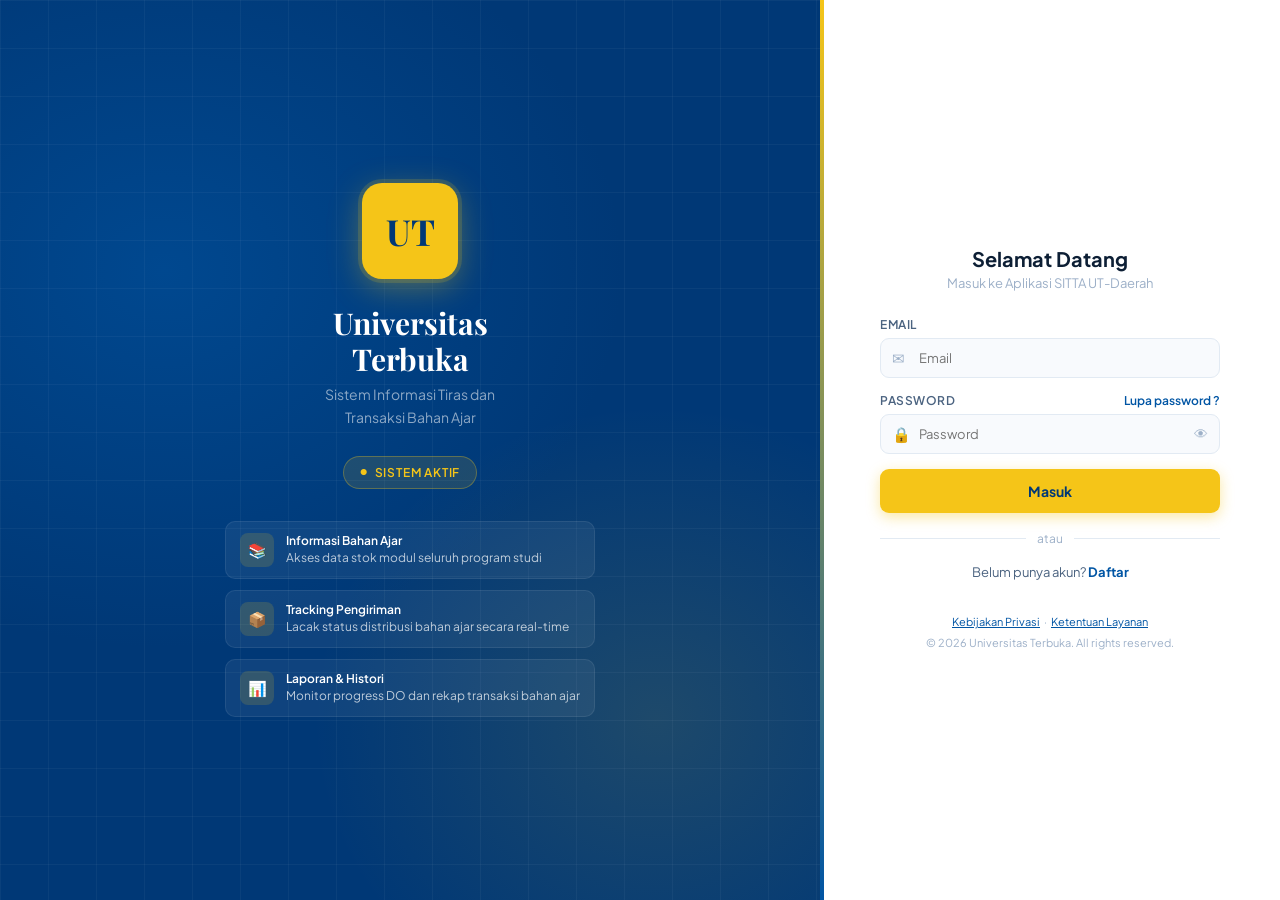
<file: index.html>
<!DOCTYPE html>
<html lang="id">
<head>
  <meta charset="UTF-8" />
  <meta name="viewport" content="width=device-width, initial-scale=1.0" />
  <title>Login — SITTA | Universitas Terbuka</title>
  <link rel="preconnect" href="https://fonts.googleapis.com" />
  <link rel="preconnect" href="https://fonts.gstatic.com" crossorigin />
  <link href="https://fonts.googleapis.com/css2?family=Plus+Jakarta+Sans:wght@400;500;600;700&family=Playfair+Display:wght@700&display=swap" rel="stylesheet" />

  <!-- ① CSS Eksternal -->
  <link rel="stylesheet" href="css/style.css" />

  <!-- ② CSS Internal (khusus halaman login) -->
  <style>
    html, body { min-height: 100vh; background: var(--blue-dark); }

    .layout {
      min-height: 100vh;
      display: grid;
      grid-template-columns: 1fr 460px;
    }

    /* LEFT PANEL */
    .left-panel {
      background: var(--blue-dark);
      display: flex; flex-direction: column;
      justify-content: center; align-items: center;
      padding: 60px 48px; position: relative; overflow: hidden;
    }
    .left-panel::before {
      content: ''; position: absolute; inset: 0;
      background:
        radial-gradient(ellipse 80% 60% at 20% 30%, rgba(0,85,164,0.55) 0%, transparent 70%),
        radial-gradient(ellipse 60% 50% at 80% 80%, rgba(245,197,24,0.12) 0%, transparent 70%);
    }
    .left-panel::after {
      content: ''; position: absolute; inset: 0;
      background-image:
        linear-gradient(rgba(255,255,255,0.04) 1px, transparent 1px),
        linear-gradient(90deg, rgba(255,255,255,0.04) 1px, transparent 1px);
      background-size: 48px 48px;
    }
    .left-content { position: relative; z-index: 2; text-align: center; max-width: 400px; }
    .ut-logo-wrap { width: 96px; height: 96px; margin: 0 auto 26px; animation: floatLogo 3.5s ease-in-out infinite; }
    .ut-logo-box {
      width: 100%; height: 100%; background: var(--yellow); border-radius: 20px;
      display: flex; align-items: center; justify-content: center;
      box-shadow: 0 8px 32px rgba(245,197,24,0.35), 0 0 0 4px rgba(245,197,24,0.15);
    }
    .ut-logo-box span { font-family: 'Playfair Display', serif; font-size: 36px; font-weight: 700; color: var(--blue-dark); }
    @keyframes floatLogo { 0%,100%{transform:translateY(0);} 50%{transform:translateY(-7px);} }
    .left-title { font-family: 'Playfair Display', serif; font-size: 30px; font-weight: 700; color: var(--white); line-height: 1.2; margin-bottom: 6px; animation: slideUp 0.7s ease both; }
    .left-sub   { font-size: 14px; color: rgba(255,255,255,0.55); line-height: 1.6; animation: slideUp 0.7s 0.1s ease both; }
    .left-badge {
      display: inline-flex; align-items: center; gap: 7px; margin-top: 28px;
      padding: 8px 16px; background: rgba(245,197,24,0.12);
      border: 1px solid rgba(245,197,24,0.3); border-radius: 20px;
      font-size: 12px; font-weight: 600; color: var(--yellow);
      letter-spacing: 0.8px; text-transform: uppercase; animation: slideUp 0.7s 0.2s ease both;
    }
    .left-badge::before { content: '●'; font-size: 8px; animation: pulse 1.5s infinite; }
    @keyframes pulse { 0%,100%{opacity:1} 50%{opacity:0.3} }
    .left-features { margin-top: 32px; text-align: left; display: flex; flex-direction: column; gap: 11px; animation: slideUp 0.7s 0.3s ease both; }
    .feat-item { display: flex; align-items: center; gap: 12px; padding: 11px 14px; background: rgba(255,255,255,0.06); border: 1px solid rgba(255,255,255,0.08); border-radius: 10px; }
    .feat-icon { width: 34px; height: 34px; flex-shrink: 0; background: rgba(245,197,24,0.15); border-radius: 8px; display: flex; align-items: center; justify-content: center; font-size: 15px; }
    .feat-text { font-size: 12px; color: rgba(255,255,255,0.72); line-height: 1.4; }
    .feat-text strong { color: var(--white); font-weight: 600; display: block; font-size: 12px; }
    @keyframes slideUp { from{opacity:0;transform:translateY(14px);}to{opacity:1;transform:translateY(0);} }

    /* RIGHT PANEL */
    .right-panel {
      background: var(--white);
      display: flex; flex-direction: column; justify-content: center; align-items: center;
      padding: 48px 42px; position: relative;
    }
    .right-panel::before {
      content: ''; position: absolute; top: 0; left: 0;
      width: 4px; height: 100%;
      background: linear-gradient(180deg, var(--yellow) 0%, var(--blue-main) 100%);
    }
    .login-card { width: 100%; max-width: 340px; animation: slideUp 0.5s ease both; }
    .login-header { text-align: center; margin-bottom: 26px; }
    .login-header h2 { font-size: 20px; font-weight: 700; color: var(--gray-900); margin-bottom: 4px; }
    .login-header p  { font-size: 13px; color: var(--gray-400); }

    /* ③ Inline style contoh — dipakai di beberapa elemen di bawah */
    .login-field { margin-bottom: 15px; }
    .login-field label { display: block; font-size: 12px; font-weight: 600; color: var(--gray-600); margin-bottom: 6px; text-transform: uppercase; letter-spacing: 0.5px; }
    .input-wrap { position: relative; }
    .input-wrap .icon { position: absolute; left: 12px; top: 50%; transform: translateY(-50%); color: var(--gray-400); font-size: 15px; pointer-events: none; }
    .input-wrap input {
      width: 100%; padding: 11px 13px 11px 38px;
      border: 1.5px solid var(--gray-200); border-radius: 9px;
      font-size: 13px; font-family: 'Plus Jakarta Sans', sans-serif;
      color: var(--gray-900); background: var(--gray-50); outline: none;
      transition: border-color 0.2s, box-shadow 0.2s, background 0.2s;
    }
    .input-wrap input:focus { border-color: var(--blue-main); background: var(--white); box-shadow: 0 0 0 3px rgba(0,85,164,0.09); }
    .toggle-pw { position: absolute; right: 12px; top: 50%; transform: translateY(-50%); cursor: pointer; color: var(--gray-400); font-size: 14px; background: none; border: none; padding: 0; transition: color 0.15s; }
    .toggle-pw:hover { color: var(--blue-main); }
    .field-row { display: flex; justify-content: space-between; align-items: center; margin-bottom: 6px; }
    .field-row label { margin-bottom: 0; }
    .forgot-link { font-size: 12px; color: var(--blue-main); font-weight: 600; cursor: pointer; text-decoration: none; transition: color 0.15s; }
    .forgot-link:hover { color: var(--blue-dark); text-decoration: underline; }

    .login-btn {
      width: 100%; padding: 13px; background: var(--yellow); color: var(--blue-dark);
      border: none; border-radius: 9px; font-size: 14px; font-weight: 700;
      font-family: 'Plus Jakarta Sans', sans-serif; cursor: pointer;
      transition: background 0.2s, transform 0.1s;
      box-shadow: 0 4px 14px rgba(245,197,24,0.40);
      display: flex; align-items: center; justify-content: center; gap: 7px;
    }
    .login-btn:hover { background: var(--yellow-deep); }
    .login-btn:active { transform: scale(0.98); }
    .login-btn .spinner { display: none; width: 15px; height: 15px; border-radius: 50%; border: 2px solid rgba(0,56,118,0.25); border-top-color: var(--blue-dark); animation: spin 0.7s linear infinite; }
    .login-btn.loading .btn-text { display: none; }
    .login-btn.loading .spinner  { display: block; }
    @keyframes spin { to { transform: rotate(360deg); } }

    .divider { display: flex; align-items: center; gap: 11px; margin: 18px 0; color: var(--gray-400); font-size: 12px; }
    .divider::before, .divider::after { content:''; flex:1; height:1px; background:var(--gray-200); }
    .register-link { text-align: center; font-size: 13px; color: var(--gray-600); }
    .register-link a { color: var(--blue-main); font-weight: 700; text-decoration: none; cursor: pointer; }
    .register-link a:hover { text-decoration: underline; }

    .modal-desc { font-size: 13px; line-height: 1.6; margin-bottom: 16px; padding: 11px 13px; background: #FFF8E1; border: 1px solid #FFE082; border-radius: 8px; color: var(--gray-600); }
    .modal-desc strong { color: var(--gray-900); }
    .modal-field { margin-bottom: 13px; }
    .modal-field label { display: block; font-size: 12px; font-weight: 600; color: var(--gray-600); margin-bottom: 5px; text-transform: uppercase; letter-spacing: 0.5px; }
    .reset-success { display: none; text-align: center; padding: 10px 0; }
    .reset-success .check { font-size: 34px; margin-bottom: 9px; }
    .reset-success p { font-size: 14px; font-weight: 700; color: var(--gray-900); }
    .reset-success small { font-size: 12px; color: var(--gray-400); }
    .myut-link { display: block; margin-top: 13px; padding: 11px 15px; background: var(--blue-pale); border: 1.5px solid var(--blue-light); border-radius: 9px; text-align: center; font-size: 14px; font-weight: 700; color: var(--blue-main); text-decoration: none; transition: background 0.15s; }
    .myut-link:hover { background: var(--blue-light); }

    @media (max-width: 820px) {
      .layout { grid-template-columns: 1fr; }
      .left-panel { display: none; }
      .right-panel { padding: 40px 22px; min-height: 100vh; }
      .right-panel::before { display: none; }
    }
  </style>
</head>
<body>

<div class="layout">

  <!-- ════ LEFT PANEL ════ -->
  <aside class="left-panel" aria-hidden="true">
    <div class="left-content">
      <div class="ut-logo-wrap">
        <div class="ut-logo-box"><span>UT</span></div>
      </div>
      <h1 class="left-title">Universitas<br>Terbuka</h1>
      <p class="left-sub">Sistem Informasi Tiras dan<br>Transaksi Bahan Ajar</p>
      <div class="left-badge">Sistem Aktif</div>
      <div class="left-features">
        <div class="feat-item">
          <div class="feat-icon">📚</div>
          <div class="feat-text"><strong>Informasi Bahan Ajar</strong>Akses data stok modul seluruh program studi</div>
        </div>
        <div class="feat-item">
          <div class="feat-icon">📦</div>
          <div class="feat-text"><strong>Tracking Pengiriman</strong>Lacak status distribusi bahan ajar secara real-time</div>
        </div>
        <div class="feat-item">
          <div class="feat-icon">📊</div>
          <div class="feat-text"><strong>Laporan & Histori</strong>Monitor progress DO dan rekap transaksi bahan ajar</div>
        </div>
      </div>
    </div>
  </aside>

  <!-- ════ RIGHT PANEL ════ -->
  <main class="right-panel">
    <div class="login-card">

      <header class="login-header">
        <!-- Mobile logo (inline style untuk display kondisional) -->
        <div id="mobile-logo" style="display:none; width:52px; height:52px; background:var(--yellow); border-radius:11px; align-items:center; justify-content:center; margin:0 auto 14px;">
          <span style="font-family:'Playfair Display',serif; font-size:18px; font-weight:700; color:var(--blue-dark);">UT</span>
        </div>
        <h2>Selamat Datang</h2>
        <p>Masuk ke Aplikasi SITTA UT-Daerah</p>
      </header>

      <div class="login-field">
        <label for="inp-email">Email</label>
        <div class="input-wrap">
          <input type="email" id="inp-email" placeholder="Email" autocomplete="username" />
          <span class="icon">✉</span>
        </div>
      </div>

      <div class="login-field">
        <div class="field-row">
          <label for="inp-password">Password</label>
          <a class="forgot-link" onclick="openModal('modal-lupa')" role="button" tabindex="0">Lupa password ?</a>
        </div>
        <div class="input-wrap">
          <input type="password" id="inp-password" placeholder="Password" autocomplete="current-password" />
          <span class="icon">🔒</span>
          <button class="toggle-pw" onclick="togglePw()" id="toggle-btn" aria-label="Tampilkan password" type="button">👁</button>
        </div>
      </div>

      <button class="login-btn" id="login-btn" onclick="doLogin()" type="button">
        <span class="btn-text">Masuk</span>
        <div class="spinner"></div>
      </button>

      <div class="divider">atau</div>

      <div class="register-link">
        Belum punya akun?
        <a onclick="openModal('modal-daftar')" role="button" tabindex="0">Daftar</a>
      </div>

      <footer style="margin-top:32px; text-align:center; font-size:11px; color:var(--gray-400); line-height:1.9;">
        <a href="#" style="color:var(--blue-main);">Kebijakan Privasi</a> &nbsp;·&nbsp;
        <a href="#" style="color:var(--blue-main);">Ketentuan Layanan</a><br>
        <span style="color:var(--gray-400);">© 2026 Universitas Terbuka. All rights reserved.</span>
      </footer>
    </div>
  </main>
</div>

<!-- ════ MODAL: LUPA PASSWORD ════ -->
<div class="modal-overlay" id="modal-lupa" role="dialog" aria-modal="true">
  <div class="modal">
    <button class="modal-close" onclick="closeModal('modal-lupa')">✕</button>
    <div class="modal-icon">🔑</div>
    <h3>Reset Password</h3>
    <div class="modal-desc">
      <strong>Password yang dimasukkan salah atau tidak diingat?</strong><br>
      Masukkan email kampus Anda. Kami akan mengirimkan tautan untuk mereset ulang password.
    </div>
    <div id="reset-form">
      <div class="modal-field">
        <label for="inp-reset-email">Masukkan email Anda untuk mereset ulang password</label>
        <div class="input-wrap" style="margin-top:5px;">
          <input type="email" id="inp-reset-email" placeholder="email@campus.ut.ac.id" style="padding:10px 13px 10px 38px;" />
          <span class="icon">✉</span>
        </div>
      </div>
      <div class="modal-actions">
        <button class="btn-secondary" onclick="closeModal('modal-lupa')" type="button" style="flex:1;">Tutup</button>
        <button class="btn-primary" onclick="sendReset()" type="button" style="flex:2;">Kirim Link Reset</button>
      </div>
    </div>
    <div class="reset-success" id="reset-success">
      <div class="check">✅</div>
      <p>Link reset telah dikirim!</p>
      <small>Periksa kotak masuk email Anda.<br>Link kadaluarsa dalam 30 menit.</small><br><br>
      <button class="btn-primary full" onclick="closeModal('modal-lupa')" type="button">Kembali ke Login</button>
    </div>
  </div>
</div>

<!-- ════ MODAL: DAFTAR ════ -->
<div class="modal-overlay" id="modal-daftar" role="dialog" aria-modal="true">
  <div class="modal">
    <button class="modal-close" onclick="closeModal('modal-daftar')">✕</button>
    <div class="modal-icon">🎓</div>
    <h3>Buat Akun Baru</h3>
    <p style="font-size:13px; color:var(--gray-600); line-height:1.6; margin-bottom:6px;">
      Pendaftaran akun SITTA dilakukan melalui portal resmi MyUT. Silakan kunjungi laman MyUT untuk membuat akun baru.
    </p>
    <a href="https://myut.ut.ac.id" target="_blank" class="myut-link">
      🔗 &nbsp;Kunjungi MyUT — myut.ut.ac.id
    </a>
    <div class="modal-actions" style="margin-top:14px;">
      <button class="btn-secondary" onclick="closeModal('modal-daftar')" style="flex:1;" type="button">Tutup</button>
    </div>
  </div>
</div>

<!-- JS Data -->
<script src="js/data.js"></script>

<!-- JavaScript (sebelum </body>) -->
<script>
  /* Mobile logo */
  function cekMobile() {
    document.getElementById('mobile-logo').style.display = window.innerWidth <= 820 ? 'flex' : 'none';
  }
  cekMobile();
  window.addEventListener('resize', cekMobile);

  /* Toggle password */
  function togglePw() {
    const inp = document.getElementById('inp-password');
    const btn = document.getElementById('toggle-btn');
    inp.type = inp.type === 'password' ? 'text' : 'password';
    btn.textContent = inp.type === 'password' ? '👁' : '🙈';
  }

  /* Validasi & Login */
  function doLogin() {
    const email = document.getElementById('inp-email').value.trim();
    const pass  = document.getElementById('inp-password').value;
    const btn   = document.getElementById('login-btn');

    if (!email || !pass) {
      alert('Email dan password tidak boleh kosong!');
      return;
    }
    if (!email.includes('@')) {
      alert('Format email tidak valid!');
      return;
    }

    /* Cek kredensial dari data.js */
    const akun = dataPengguna.find(a => a.email === email && a.password === pass);
    if (!akun) {
      alert('Email/password yang anda masukkan salah. Silakan coba lagi.');
      return;
    }

    /* Simpan sesi */
    sessionStorage.setItem('sitta_user', JSON.stringify(akun));

    btn.classList.add('loading');
    setTimeout(() => {
      btn.classList.remove('loading');
      window.location.href = 'dashboard.html';
    }, 1200);
  }

  /* Modal */
  function openModal(id)  { document.getElementById(id).classList.add('open'); }
  function closeModal(id) { document.getElementById(id).classList.remove('open'); }

  function sendReset() {
    const email = document.getElementById('inp-reset-email').value.trim();
    if (!email || !email.includes('@')) {
      document.getElementById('inp-reset-email').style.borderColor = '#C0392B';
      setTimeout(() => document.getElementById('inp-reset-email').style.borderColor = '', 2000);
      return;
    }
    document.getElementById('reset-form').style.display = 'none';
    document.getElementById('reset-success').style.display = 'block';
  }

  document.querySelectorAll('.modal-overlay').forEach(el => {
    el.addEventListener('click', function(e) { if (e.target === this) this.classList.remove('open'); });
  });

  document.addEventListener('keydown', e => {
    if (e.key === 'Escape') document.querySelectorAll('.modal-overlay.open').forEach(m => m.classList.remove('open'));
    if (e.key === 'Enter' && !document.querySelector('.modal-overlay.open')) doLogin();
  });
</script>
</body>
</html>
</file>
<file: css/style.css>
/* ============================================================
   style.css — CSS Eksternal SITTA | Universitas Terbuka
   Folder: css/style.css
   ============================================================ */

*, *::before, *::after { box-sizing: border-box; margin: 0; padding: 0; }
[v-cloak] {
  display: none !important;
}

:root {
  --blue-dark:    #003876;
  --blue-main:    #0055A4;
  --blue-light:   #D6E8F7;
  --blue-pale:    #EEF5FC;
  --yellow:       #F5C518;
  --yellow-deep:  #D4A807;
  --yellow-light: #FFFBE6;
  --white:        #FFFFFF;
  --gray-50:      #F8FAFD;
  --gray-100:     #F0F4F9;
  --gray-200:     #E2EAF3;
  --gray-400:     #9DB0C8;
  --gray-600:     #4B6380;
  --gray-900:     #0D1F35;
  --red:          #C0392B;
  --red-light:    #FEF2F2;
  --green:        #177A47;
  --green-light:  #E6F5EE;
  --green-main:   #1DBF73;
  --orange:       #D97706;
  --orange-light: #FFFBEB;
  --border:       rgba(0,55,118,0.10);
}

html {
  font-size: 15px;
  overflow-y: scroll; /* Mengunci lebar layar */
  background-color: var(--gray-50); /* Diubah ke abu-abu agar tidak flash biru */
}

body {
  font-family: 'Plus Jakarta Sans', sans-serif;
  color: var(--gray-900);
  min-height: 100vh;
  background: var(--gray-50);
}

/* ── TOPBAR / NAVBAR ── */
.topbar {
  background: var(--blue-dark);
  display: flex; align-items: center; justify-content: space-between;
  padding: 0 32px; height: 72px;
  position: sticky; top: 0; z-index: 200;
  box-shadow: 0 2px 12px rgba(0,28,64,0.28);
}
.topbar-brand { display: flex; align-items: center; gap: 13px; }
.logo-box {
  width: 44px; height: 44px; background: var(--yellow); border-radius: 10px;
  display: flex; align-items: center; justify-content: center;
  font-family: 'Playfair Display', serif; font-size: 16px; font-weight: 700;
  color: var(--blue-dark); flex-shrink: 0;
}
.brand-text { display: flex; flex-direction: column; gap: 2px; }
.brand-name { font-size: 18px; font-weight: 700; color: var(--white); }
.brand-sub  { font-size: 11px; color: rgba(255,255,255,0.48); letter-spacing: 0.8px; text-transform: uppercase; }
.topbar-right { display: flex; align-items: center; gap: 12px; }
.user-chip { display: flex; align-items: center; gap: 7px; font-size: 13px; color: rgba(255,255,255,0.85); }
.avatar {
  width: 28px; height: 28px; background: var(--yellow); border-radius: 50%;
  display: flex; align-items: center; justify-content: center;
  font-size: 11px; font-weight: 700; color: var(--blue-dark); flex-shrink: 0;
}
.logout-btn {
  background: none; border: 1px solid rgba(255,255,255,0.25); border-radius: 7px;
  padding: 5px 12px; font-size: 12px; color: rgba(255,255,255,0.70);
  cursor: pointer; transition: border-color 0.15s, color 0.15s; font-family: 'Plus Jakarta Sans', sans-serif;
}
.logout-btn:hover { border-color: rgba(255,255,255,0.6); color: var(--white); }

/* ── NAVIGATION MENU (dashboard) ── */
.nav-menu {
  background: var(--white);
  border-bottom: 1px solid var(--border);
  display: flex; align-items: center;
  padding: 0 24px; gap: 0;
  box-shadow: 0 1px 4px rgba(0,28,64,0.05);
  position: sticky; top: 72px; z-index: 100;
  overflow-x: clip; scrollbar-width: none;
}
.nav-menu::-webkit-scrollbar { display: none; }
.nav-item {
  background: none; border: none; cursor: pointer;
  padding: 13px 18px; font-size: 13px; font-weight: 600;
  color: var(--gray-400); border-bottom: 3px solid transparent;
  display: flex; align-items: center; gap: 6px;
  transition: color 0.15s, border-color 0.15s; white-space: nowrap;
  font-family: 'Plus Jakarta Sans', sans-serif; text-decoration: none;
  position: relative;
}
.nav-item i { font-size: 14px; }
.nav-item.active, .nav-item:hover { color: var(--blue-main); }
.nav-item.active { border-bottom-color: var(--blue-main); }

/* Dropdown */
.nav-dropdown { position: relative; }
.nav-dropdown-menu {
  display: none; position: absolute; top: 100%; left: 0;
  background: var(--white); border: 1.5px solid var(--gray-200);
  border-radius: 10px; min-width: 220px; padding: 6px 0;
  box-shadow: 0 8px 24px rgba(0,28,64,0.14); z-index: 999;
}
.nav-dropdown:hover .nav-dropdown-menu { display: block; }
.nav-dropdown-item {
  display: block; padding: 10px 16px; font-size: 13px;
  color: var(--gray-600); font-weight: 600; text-decoration: none;
  transition: background 0.12s, color 0.12s; cursor: pointer;
  font-family: 'Plus Jakarta Sans', sans-serif;
}
.nav-dropdown-item:hover { background: var(--blue-pale); color: var(--blue-main); }
.nav-caret { font-size: 11px; margin-left: 2px; }

/* ── MAIN CONTENT WRAPPER ── */
.main-content { padding: 24px 40px; max-width: 1400px; margin: 0 auto; }
.page-section {
  opacity: 0;
  visibility: hidden;
  position: absolute;
  width: 100%;
  left: 0;
  top: 0;
  pointer-events: none;
}

.page-section.active {
  opacity: 1;
  visibility: visible;
  position: relative;
  pointer-events: auto;
  animation: fadeIn 0.12s ease;
}

@keyframes fadeIn {
  from { opacity: 0; }
  to { opacity: 1; }
}
.page-head { margin-bottom: 20px; }
.page-head h1 {
  font-family: 'Playfair Display', serif;
  font-size: 22px; font-weight: 700; color: var(--gray-900); margin-bottom: 3px;
}
.page-head p { font-size: 13px; color: var(--gray-400); }

/* ── CARDS ── */
.card {
  background: var(--white); border: 1.5px solid var(--gray-200);
  border-radius: 13px; padding: 20px; margin-bottom: 16px;
}
.card-title {
  font-family: 'Playfair Display', serif;
  font-size: 15px; font-weight: 700; color: var(--gray-900); margin-bottom: 4px;
}
.card-sub { font-size: 12px; color: var(--gray-400); margin-bottom: 16px; }
.card-accent { border-left: 4px solid var(--yellow); }

/* ── STAT CARDS (dashboard) ── */
.stat-grid { display: grid; grid-template-columns: repeat(auto-fit, minmax(250px,1fr)); gap: 14px; margin-bottom: 20px; }
.stat-card {
  background: var(--white); border: 1.5px solid var(--gray-200);
  border-radius: 13px; padding: 18px 20px;
  display: flex; align-items: center; gap: 14px;
  transition: box-shadow 0.18s;
}
.stat-card:hover { box-shadow: 0 4px 16px rgba(0,55,118,0.10); }
.stat-icon {
  width: 44px; height: 44px; border-radius: 11px;
  display: flex; align-items: center; justify-content: center;
  font-size: 20px; flex-shrink: 0;
}
.stat-info { flex: 1; }
.stat-label { font-size: 11px; color: var(--gray-400); font-weight: 600; text-transform: uppercase; letter-spacing: 0.6px; }
.stat-value { font-size: 22px; font-weight: 700; color: var(--gray-900); font-family: 'Playfair Display', serif; }
.stat-note  { font-size: 11px; color: var(--gray-400); margin-top: 1px; }

/* ── GREETING ── */
.greeting-box {
  background: linear-gradient(135deg, var(--blue-dark) 0%, var(--blue-main) 100%);
  border-radius: 14px; padding: 22px 26px; margin-bottom: 20px;
  position: relative; overflow: hidden;
}
.greeting-box::after {
  content: ''; position: absolute; bottom: 0; left: 0; right: 0;
  height: 3px; background: var(--yellow);
}
.greeting-time { font-size: 12px; color: rgba(255,255,255,0.55); font-weight: 600; text-transform: uppercase; letter-spacing: 1px; margin-bottom: 6px; }
.greeting-text { font-family: 'Playfair Display', serif; font-size: 22px; font-weight: 700; color: var(--white); margin-bottom: 3px; }
.greeting-sub  { font-size: 13px; color: rgba(255,255,255,0.65); }

/* ── FORM ELEMENTS ── */
.form-group { display: flex; flex-direction: column; gap: 5px; margin-bottom: 14px; }
.form-group label { font-size: 12px; color: var(--gray-600); font-weight: 600; }
.form-group input, .form-group select, .form-group textarea {
  padding: 10px 12px; border: 1.5px solid var(--gray-200); border-radius: 9px;
  font-size: 13px; font-family: 'Plus Jakarta Sans', sans-serif;
  color: var(--gray-900); background: var(--white); outline: none; width: 100%;
  transition: border-color 0.15s, box-shadow 0.15s;
}
.form-group input:focus, .form-group select:focus, .form-group textarea:focus {
  border-color: var(--blue-main); box-shadow: 0 0 0 3px rgba(0,85,164,0.09);
}
.form-group textarea { resize: vertical; min-height: 72px; }
.form-row { display: grid; grid-template-columns: 1fr 1fr; gap: 12px; }
.form-row.triple { grid-template-columns: 1fr 1fr 1fr; }
.form-group.error input, .form-group.error select { border-color: var(--red); }
.validation-msg { font-size: 11px; color: var(--red); display: none; margin-top: 3px; }
.form-group.error .validation-msg { display: block; }

/* ── BUTTONS ── */
.btn-primary {
  padding: 11px 22px; background: var(--blue-main); color: var(--white);
  border: none; border-radius: 9px; font-size: 13px; font-weight: 700;
  font-family: 'Plus Jakarta Sans', sans-serif; cursor: pointer;
  display: inline-flex; align-items: center; gap: 7px;
  transition: background 0.18s; box-shadow: 0 3px 10px rgba(0,85,164,0.22);
}
.btn-primary:hover { background: var(--blue-dark); }
.btn-primary.full { width: 100%; justify-content: center; }
.btn-secondary {
  padding: 10px 20px; background: var(--gray-50); border: 1.5px solid var(--gray-200);
  border-radius: 9px; font-size: 13px; font-weight: 600; color: var(--gray-600);
  font-family: 'Plus Jakarta Sans', sans-serif; cursor: pointer; transition: background 0.15s;
  display: inline-flex; align-items: center; gap: 6px;
}
.btn-secondary:hover { background: var(--gray-200); }
.btn-yellow {
  padding: 11px 22px; background: var(--yellow); color: var(--blue-dark);
  border: none; border-radius: 9px; font-size: 13px; font-weight: 700;
  font-family: 'Plus Jakarta Sans', sans-serif; cursor: pointer;
  display: inline-flex; align-items: center; gap: 7px;
  transition: background 0.18s;
}
.btn-yellow:hover { background: var(--yellow-deep); }
.btn-danger {
  padding: 5px 10px; background: none; border: 1.5px solid var(--gray-200);
  border-radius: 6px; font-size: 12px; color: var(--gray-400);
  font-family: 'Plus Jakarta Sans', sans-serif; cursor: pointer; transition: border-color 0.15s,
  color 0.15s,
  background 0.15s;
}
.btn-danger:hover { border-color: var(--red); color: var(--red); background: var(--red-light); }

/* ── TABLE ── */
.tbl-toolbar {
  display: flex; gap: 10px; flex-wrap: wrap; align-items: center; margin-bottom: 12px;
}
.tbl-toolbar input, .tbl-toolbar select {
  padding: 8px 12px; border: 1.5px solid var(--gray-200); border-radius: 8px;
  font-size: 13px; font-family: 'Plus Jakarta Sans', sans-serif; outline: none;
  background: var(--white); color: var(--gray-900); transition: border-color 0.15s;
}
.tbl-toolbar input:focus, .tbl-toolbar select:focus { border-color: var(--blue-main); }
.tbl-toolbar input { flex: 1; min-width: 180px; }
.tbl-toolbar select { width: auto; }
.tbl-counter { font-size: 12px; color: var(--gray-400); margin-left: auto; white-space: nowrap; }
.tbl-wrap {
  background: var(--white); border: 1.5px solid var(--gray-200);
  border-radius: 13px; overflow: hidden; overflow-x: auto;
}
table { width: 100%; border-collapse: collapse; font-size: 13px; min-width: 540px; }
thead tr { background: var(--blue-dark); }
thead th {
  padding: 12px 14px; text-align: left; color: var(--white);
  font-size: 11px; font-weight: 700; letter-spacing: 0.8px; text-transform: uppercase;
}
thead th:last-child { text-align: center; }
tbody tr { border-bottom: 1px solid var(--gray-200); transition: background 0.12s; }
tbody tr:last-child { border-bottom: none; }
tbody tr:hover { background: var(--blue-pale); }
tbody td { padding: 11px 14px; vertical-align: middle; }
tbody td:last-child { text-align: center; }
.tbl-empty td { text-align: center; padding: 32px; color: var(--gray-400); font-size: 13px; }
.badge {
  display: inline-block; padding: 3px 9px; border-radius: 9px;
  font-size: 11px; font-weight: 700;
}
.badge-diproses { background: var(--yellow-light); color: var(--yellow-deep); }
.badge-dikirim  { background: var(--blue-pale);    color: var(--blue-main); }
.badge-selesai  { background: var(--green-light);  color: var(--green); }
.badge-batal    { background: var(--red-light);    color: var(--red); }
.badge-ok       { background: var(--green-light);  color: var(--green); }
.badge-low      { background: var(--orange-light); color: var(--orange); }
.badge-nil      { background: var(--red-light);    color: var(--red); }

/* ── PROGRESS BAR ── */
.progress-wrap { background: var(--gray-200); border-radius: 99px; height: 7px; width: 100%; }
.progress-fill { height: 7px; border-radius: 99px; background: var(--blue-main); transition: width 0.5s ease; }
.progress-fill.done   { background: var(--green-main); }
.progress-fill.batal  { background: var(--red); }

/* ── TRACKING TIMELINE ── */
.tracking-header {
  background: var(--white); border: 1.5px solid var(--gray-200); border-radius: 13px;
  border-left: 4px solid var(--yellow); padding: 18px 20px; margin-bottom: 16px;
}
.tracking-header h3 {
  font-family: 'Playfair Display', serif; font-size: 16px; font-weight: 700;
  color: var(--gray-900); margin-bottom: 14px;
}
.detail-grid { display: grid; grid-template-columns: 1fr 1fr; gap: 10px 20px; }
.detail-field label {
  font-size: 10px; color: var(--gray-400); font-weight: 600;
  text-transform: uppercase; letter-spacing: 0.6px; display: block; margin-bottom: 2px;
}
.detail-field p { font-size: 13px; font-weight: 700; color: var(--gray-900); line-height: 1.4; }
.detail-field.full { grid-column: 1/-1; }

.status-order-section { margin-bottom: 16px; }
.status-order-title {
  font-size: 14px; font-weight: 700; color: var(--gray-900); margin-bottom: 14px;
}
.status-order-steps {
  background: var(--white); border: 1.5px solid var(--gray-200); border-radius: 13px;
  padding: 18px 20px;
  display: flex; align-items: flex-start; justify-content: space-between;
  position: relative;
}
.status-order-steps::before {
  content: ''; position: absolute;
  top: 34px; left: 12%; right: 12%; height: 2px;
  background: var(--gray-200); z-index: 0;
}
.so-step { display: flex; flex-direction: column; align-items: center; gap: 8px; z-index: 1; flex: 1; }
.so-icon {
  width: 44px; height: 44px; border-radius: 50%;
  background: var(--gray-100); border: 2px solid var(--gray-200);
  display: flex; align-items: center; justify-content: center;
  font-size: 18px; position: relative; transition: background 0.2s, border-color 0.2s;
}
.so-step.done .so-icon { background: var(--blue-pale); border-color: var(--blue-main); }
.so-label { font-size: 11px; font-weight: 600; color: var(--gray-400); text-align: center; max-width: 76px; line-height: 1.3; }
.so-step.done .so-label { color: var(--blue-main); }
.so-tick {
  position: absolute; bottom: -4px; right: -4px;
  width: 17px; height: 17px; border-radius: 50%;
  background: var(--yellow); border: 2px solid var(--white);
  display: none; align-items: center; justify-content: center;
  font-size: 8px; font-weight: 700; color: var(--blue-dark);
}
.so-step.done .so-tick { display: flex; }

.timeline-title { font-size: 14px; font-weight: 700; color: var(--gray-900); margin-bottom: 14px; }

.tl-item { display: flex; gap: 14px; position: relative; }
.tl-item:not(:last-child) .tl-line {
  position: absolute; left: 8px; top: 18px; bottom: -14px;
  width: 2px; background: var(--green-main); z-index: 0;
}
.tl-dot {
  width: 18px; height: 18px; border-radius: 50%; flex-shrink: 0; margin-top: 3px;
  background: var(--green-main); display: flex; align-items: center; justify-content: center;
  position: relative; z-index: 1; box-shadow: 0 0 0 3px rgba(29,191,115,0.18);
}
.tl-dot-inner { width: 6px; height: 6px; border-radius: 50%; background: #fff; }
.tl-body { flex: 1; margin-bottom: 14px; }
.tl-time { font-size: 12px; font-weight: 700; color: var(--gray-600); margin-bottom: 5px; }
.tl-card {
  background: var(--green-main); border-radius: 9px; padding: 9px 13px;
}
.tl-code { font-size: 11px; font-weight: 700; color: #fff; margin-bottom: 2px; }
.tl-desc { font-size: 12px; font-weight: 600; color: #fff; line-height: 1.4; text-transform: uppercase; }

/* ── EMPTY STATE ── */
.empty-state { text-align: center; padding: 48px 20px; color: var(--gray-400); }
.empty-state i { font-size: 38px; display: block; margin-bottom: 12px; opacity: 0.32; }
.empty-state p { font-size: 14px; color: var(--gray-600); font-weight: 600; margin-bottom: 5px; }
.empty-state small { font-size: 12px; }

/* ── MODAL ── */
.modal-overlay {
  position: fixed; inset: 0; z-index: 999;
  background: rgba(0,28,64,0.52); backdrop-filter: blur(5px);
  display: flex; align-items: center; justify-content: center;
  opacity: 0; pointer-events: none; transition: opacity 0.25s;
}
.modal-overlay.open { opacity: 1; pointer-events: all; }
.modal {
  background: var(--white); border-radius: 16px; padding: 28px;
  width: 100%; max-width: 440px; margin: 14px; position: relative;
  transform: translateY(14px) scale(0.97); transition: transform 0.25s ease;
  box-shadow: 0 20px 56px rgba(0,28,64,0.26);
}
.modal-overlay.open .modal { transform: translateY(0) scale(1); }
.modal-close {
  position: absolute; top: 13px; right: 13px;
  background: var(--gray-50); border: 1px solid var(--gray-200);
  border-radius: 7px; width: 28px; height: 28px;
  display: flex; align-items: center; justify-content: center;
  font-size: 14px; cursor: pointer; color: var(--gray-600); transition: background 0.15s;
}
.modal-close:hover { background: var(--gray-200); }
.modal-icon { width: 48px; height: 48px; border-radius: 12px; background: var(--blue-pale); display: flex; align-items: center; justify-content: center; font-size: 20px; margin-bottom: 14px; }
.modal h3 { font-size: 17px; font-weight: 700; color: var(--gray-900); margin-bottom: 7px; }
.modal p  { font-size: 13px; color: var(--gray-600); line-height: 1.6; }
.modal-actions { display: flex; gap: 9px; margin-top: 18px; }
.modal-desc {
  font-size: 13px; line-height: 1.6; margin-bottom: 16px;
  padding: 11px 13px; background: #FFF8E1;
  border: 1px solid #FFE082; border-radius: 8px; color: var(--gray-600);
}
.modal-desc strong { color: var(--gray-900); }

/* ── TAMBAHAN DARI HALAMAN STOK & TRACKING ── */
.add-form-card {
  background: var(--white); border: 1.5px solid var(--gray-200);
  border-radius: 13px; padding: 20px; margin-bottom: 20px;
  border-left: 4px solid var(--yellow);
}
.add-form-title { font-size: 14px; font-weight: 700; color: var(--gray-900); margin-bottom: 14px; display: flex; align-items: center; gap: 7px; }
.add-form-grid { display: grid; grid-template-columns: repeat(auto-fit, minmax(130px, 1fr)); gap: 10px; align-items: end; }
.add-form-grid .form-group { margin-bottom: 0; }

.row-action-btn { background: none; border: none; cursor: pointer; color: var(--gray-400); font-size: 16px; padding: 4px; transition: color 0.15s; }
.row-action-btn:hover { color: var(--blue-main); }
.btn-hapus:hover { color: var(--red); }

.badge-aman { background: #E6F5EE; color: #177A47; padding: 4px 8px; border-radius: 6px; font-size: 12px; font-weight: 600; }
.badge-warning { background: #FFFBE6; color: #D97706; padding: 4px 8px; border-radius: 6px; font-size: 12px; font-weight: 600; }
.badge-bahaya { background: #FEF2F2; color: #C0392B; padding: 4px 8px; border-radius: 6px; font-size: 12px; font-weight: 600; }

.filter-container {
  background: var(--white); border: 1.5px solid var(--gray-200);
  border-radius: 13px; padding: 16px 24px; margin-bottom: 20px;
}
.filter-top-row { display: flex; gap: 12px; margin-bottom: 16px; align-items: center; flex-wrap: wrap; }
.filter-bottom-row { display: flex; gap: 15px; align-items: center; border-top: 1px solid var(--gray-100); padding-top: 16px; flex-wrap: wrap; }

.search-input-box {
  flex: 1; min-width: 200px; max-width: 300px; display: flex; align-items: center; gap: 8px;
  padding: 9px 14px; border: 1.5px solid var(--gray-200); border-radius: 9px; background: var(--white);
  transition: border-color 0.2s;
}
.search-input-box:focus-within { border-color: var(--blue-main); }
.search-input-box input { border: none; outline: none; width: 100%; font-family: inherit; font-size: 13px; color: var(--gray-900); }
.search-input-box input::placeholder { color: var(--gray-400); }

.custom-select { padding: 9px 12px; border: 1.5px solid var(--gray-200); border-radius: 9px; outline: none; font-size: 13px; font-family: inherit; color: var(--gray-900); }
.custom-select:focus { border-color: var(--blue-main); }

.reset-btn { margin-left: auto; display: flex; align-items: center; gap: 6px; background: none; border: none; color: var(--gray-600); font-weight: 600; font-size: 13px; cursor: pointer; transition: color 0.15s; }
.reset-btn:hover { color: var(--blue-main); }

.sort-label { font-size: 11px; font-weight: 800; color: var(--gray-600); letter-spacing: 0.8px; margin-right: 4px; }
.sort-btn-group { display: flex; gap: 8px; }
.sort-btn {
  padding: 6px 16px; border-radius: 20px; font-size: 13px; font-weight: 600;
  background: var(--white); border: 1.5px solid var(--gray-200); color: var(--gray-600);
  cursor: pointer; transition: all 0.2s; display: flex; align-items: center; gap: 4px;
  font-family: inherit;
}
.sort-btn:hover { border-color: var(--blue-main); color: var(--blue-main); }
.sort-btn.active { background: #3b82f6; border-color: #3b82f6; color: var(--white); } 

.kritis-checkbox { display: flex; align-items: center; gap: 8px; font-size: 11px; font-weight: 800; color: var(--gray-600); letter-spacing: 0.5px; cursor: pointer; margin-left: 8px; }
.kritis-checkbox input { width: 16px; height: 16px; cursor: pointer; accent-color: #3b82f6; }

/* ── RESPONSIVE ── */
@media (max-width: 768px) {
  .topbar { padding: 0 13px; height: 58px; }
  .logo-box { width: 34px; height: 34px; font-size: 13px; border-radius: 8px; }
  .brand-name { font-size: 15px; }
  .brand-sub { display: none; }
  .nav-menu { top: 58px; padding: 0 8px; }
  .nav-item { padding: 11px 12px; font-size: 12px; }
  .main-content { padding: 14px; }
  .form-row { grid-template-columns: 1fr; }
  .form-row.triple { grid-template-columns: 1fr; }
  .detail-grid { grid-template-columns: 1fr; }
  .stat-grid { grid-template-columns: repeat(2, 1fr); }
  .status-order-steps::before { display: none; }
  .status-order-steps { flex-wrap: wrap; gap: 14px; }

  /* Dari stok.html */
  .add-form-grid { grid-template-columns: 1fr 1fr; }
  .search-input-box { max-width: 100%; }
}
@media (max-width: 480px) {
  .stat-grid { grid-template-columns: 1fr 1fr; }
  .nav-item span { display: none; }
  .nav-item i { font-size: 16px; }

  /* Dari stok.html */
  .add-form-grid { grid-template-columns: 1fr; }
}
</file>
